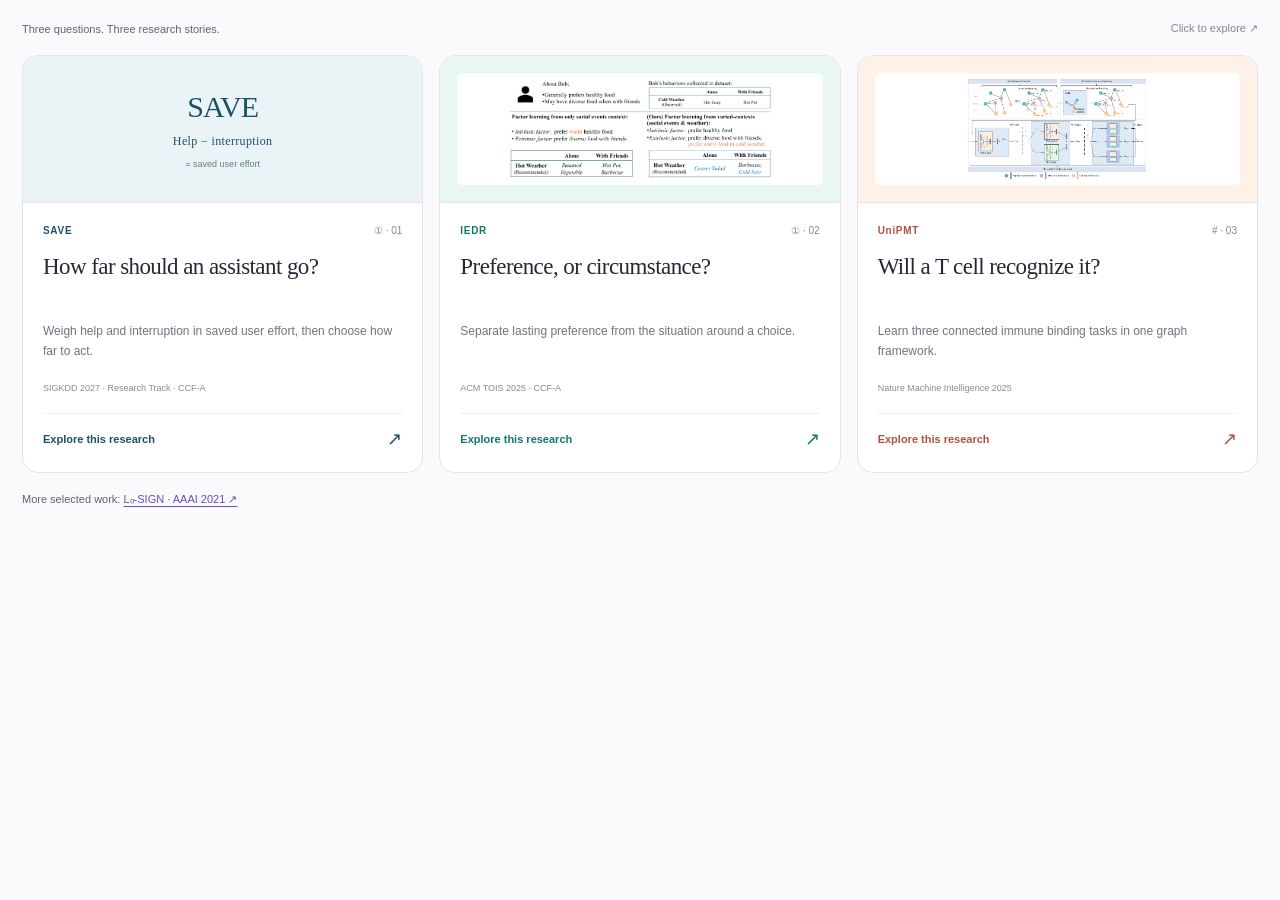
<file: demo.html>
<!doctype html><html lang="en"><head><meta charset="utf-8"><meta name="viewport" content="width=device-width,initial-scale=1"><title>Research Highlights — Yixin Su</title><style>
*{box-sizing:border-box}body{margin:0;padding:22px;background:#faf9fc;color:#29263a;font-family:-apple-system,BlinkMacSystemFont,'Segoe UI','PingFang SC',sans-serif}.intro{display:flex;justify-content:space-between;align-items:center;gap:16px;margin-bottom:20px;font-size:11px;color:#8b8398}.intro strong{font-weight:500;color:#676077}.gallery{display:grid;grid-template-columns:repeat(3,minmax(0,1fr));gap:16px}.work{display:flex;flex-direction:column;border:1px solid #e6e1ed;border-radius:16px;background:white;overflow:hidden;transition:transform .2s,box-shadow .2s;color:inherit;text-decoration:none}.work:hover{transform:translateY(-4px);box-shadow:0 12px 25px #30264910}.work:focus-visible{outline:3px solid var(--color);outline-offset:3px}.picture{height:147px;display:flex;align-items:center;padding:17px;background:var(--soft);border-bottom:1px solid #e6e1ed;position:relative}.picture img{width:100%;height:100%;object-fit:contain;background:white;border-radius:5px;padding:6px}.content{padding:22px 20px;display:flex;flex-direction:column;flex:1}.meta{display:flex;align-items:center;justify-content:space-between;gap:8px;font-size:10px;color:#8b8398}.name{color:var(--color);font-weight:700;letter-spacing:.07em}.content h2{font-family:Georgia,'Songti SC',serif;font-size:23px;font-weight:500;line-height:1.18;letter-spacing:-.025em;margin:17px 0 13px;min-height:55px}.content p{font-size:12px;color:#777081;line-height:1.7;margin:0 0 19px;min-height:42px}.venue{font-size:9px;color:#8c8597;line-height:1.5;margin-top:auto}.cta{display:flex;justify-content:space-between;align-items:center;margin-top:17px;padding-top:14px;border-top:1px solid #efecf3;font-size:11px;font-weight:600;color:var(--color)}.cta b{font-size:18px;font-weight:400}@media(max-width:639px){body{padding:16px}.intro{margin-bottom:14px;font-size:10px}.gallery{grid-template-columns:1fr;gap:12px}.work{flex-direction:row;min-height:169px}.picture{width:29%;flex-shrink:0;height:auto;border-bottom:0;border-right:1px solid #e6e1ed;padding:10px}.picture img{max-height:125px;padding:4px}.content{padding:15px;min-width:0}.content h2{font-size:20px;min-height:0;margin:9px 0}.content p{font-size:11px;margin-bottom:9px;min-height:0}.venue{font-size:9px}.cta{margin-top:9px;padding-top:8px;font-size:10px}.meta{font-size:9px}}@media(prefers-reduced-motion:reduce){.work{transition:none}.work:hover{transform:none}}
.save-picture{display:flex;flex-direction:column;align-items:center;justify-content:center;gap:10px;width:100%;font-family:Georgia,serif;color:var(--color);text-align:center}.save-picture strong{font-size:30px;font-weight:500;letter-spacing:-.03em}.save-picture span{font-size:12px;letter-spacing:.03em}.save-picture small{font:9px -apple-system,sans-serif;color:#607f88}.archive{margin:20px 0 0;font-size:11px;color:#676077}.archive a{color:#6550b5;text-underline-offset:3px}@media(max-width:639px){.save-picture strong{font-size:21px}.save-picture span{font-size:10px}.save-picture small{font-size:8px}}
</style><script src="research/language.js" defer></script><script src="research/content.js" defer></script><script src="research/gallery.js" defer></script></head><body><div id="gallery"></div></body></html>
</file>
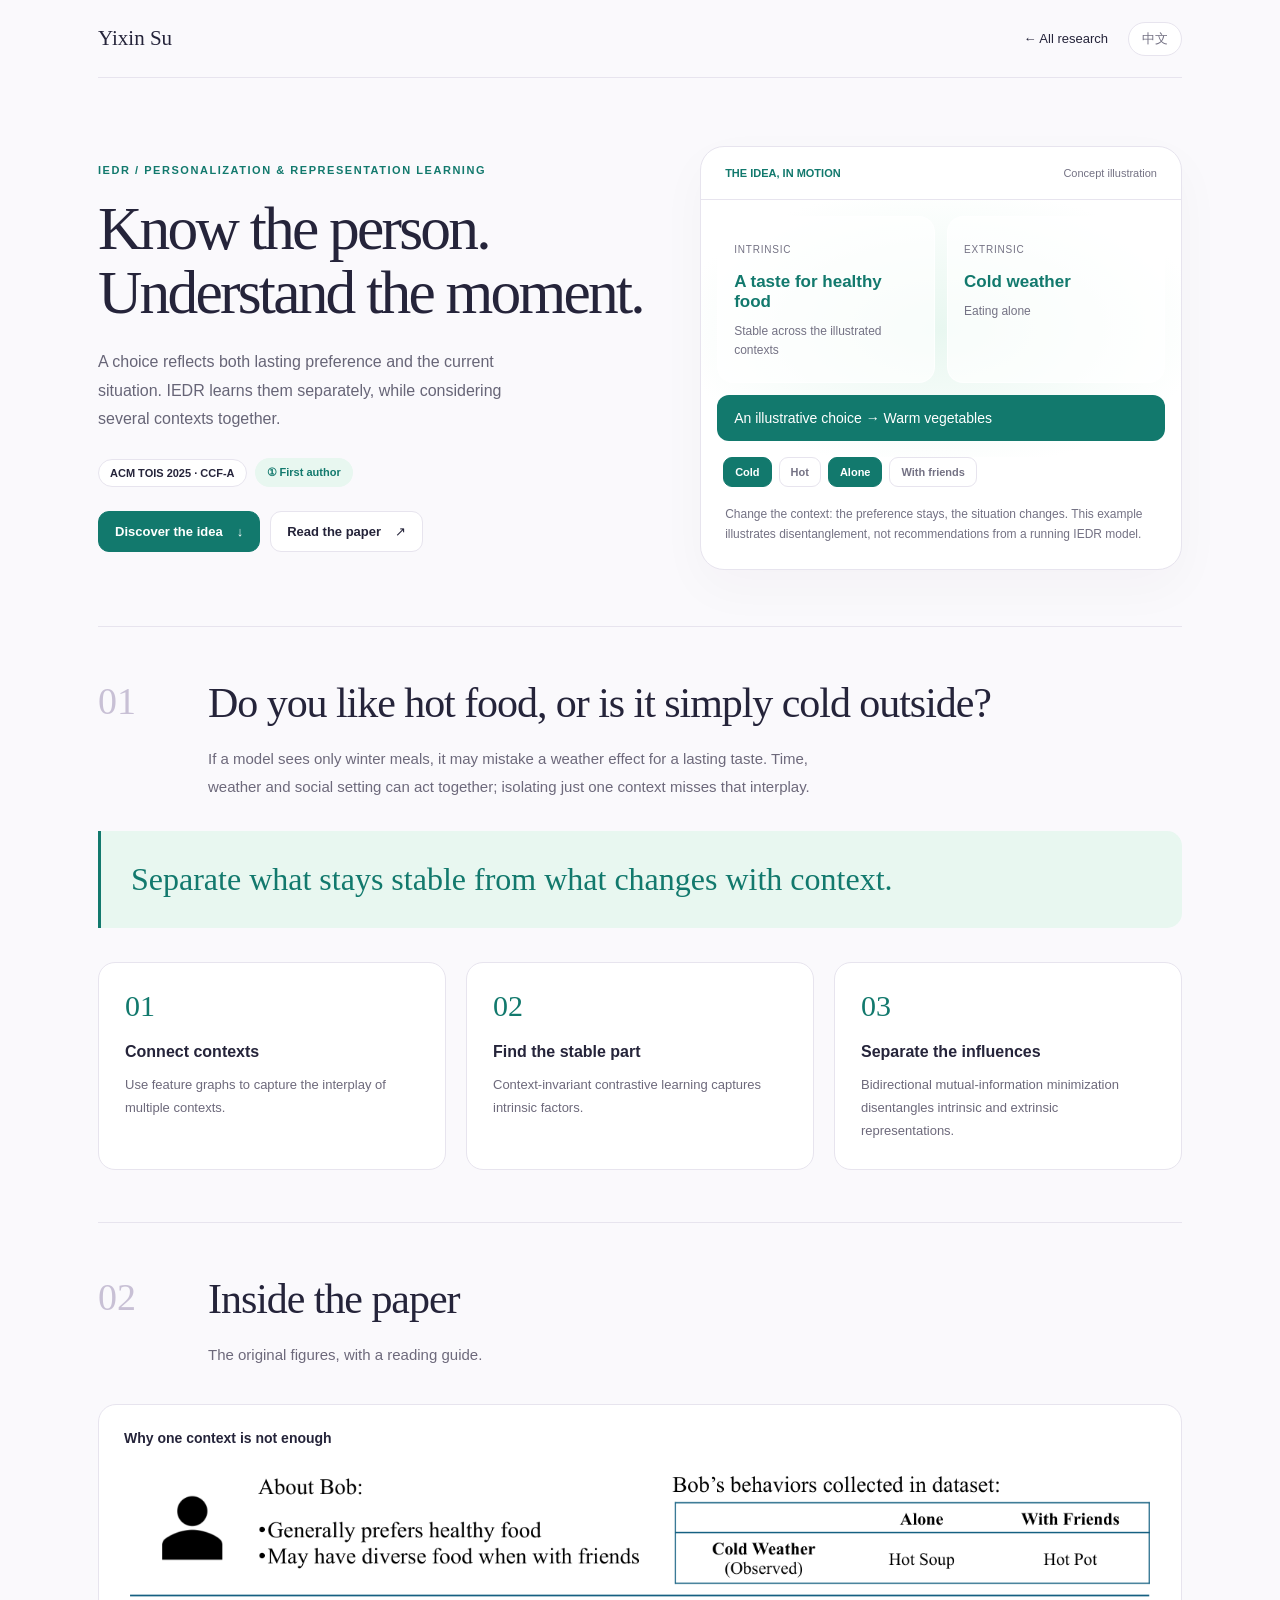
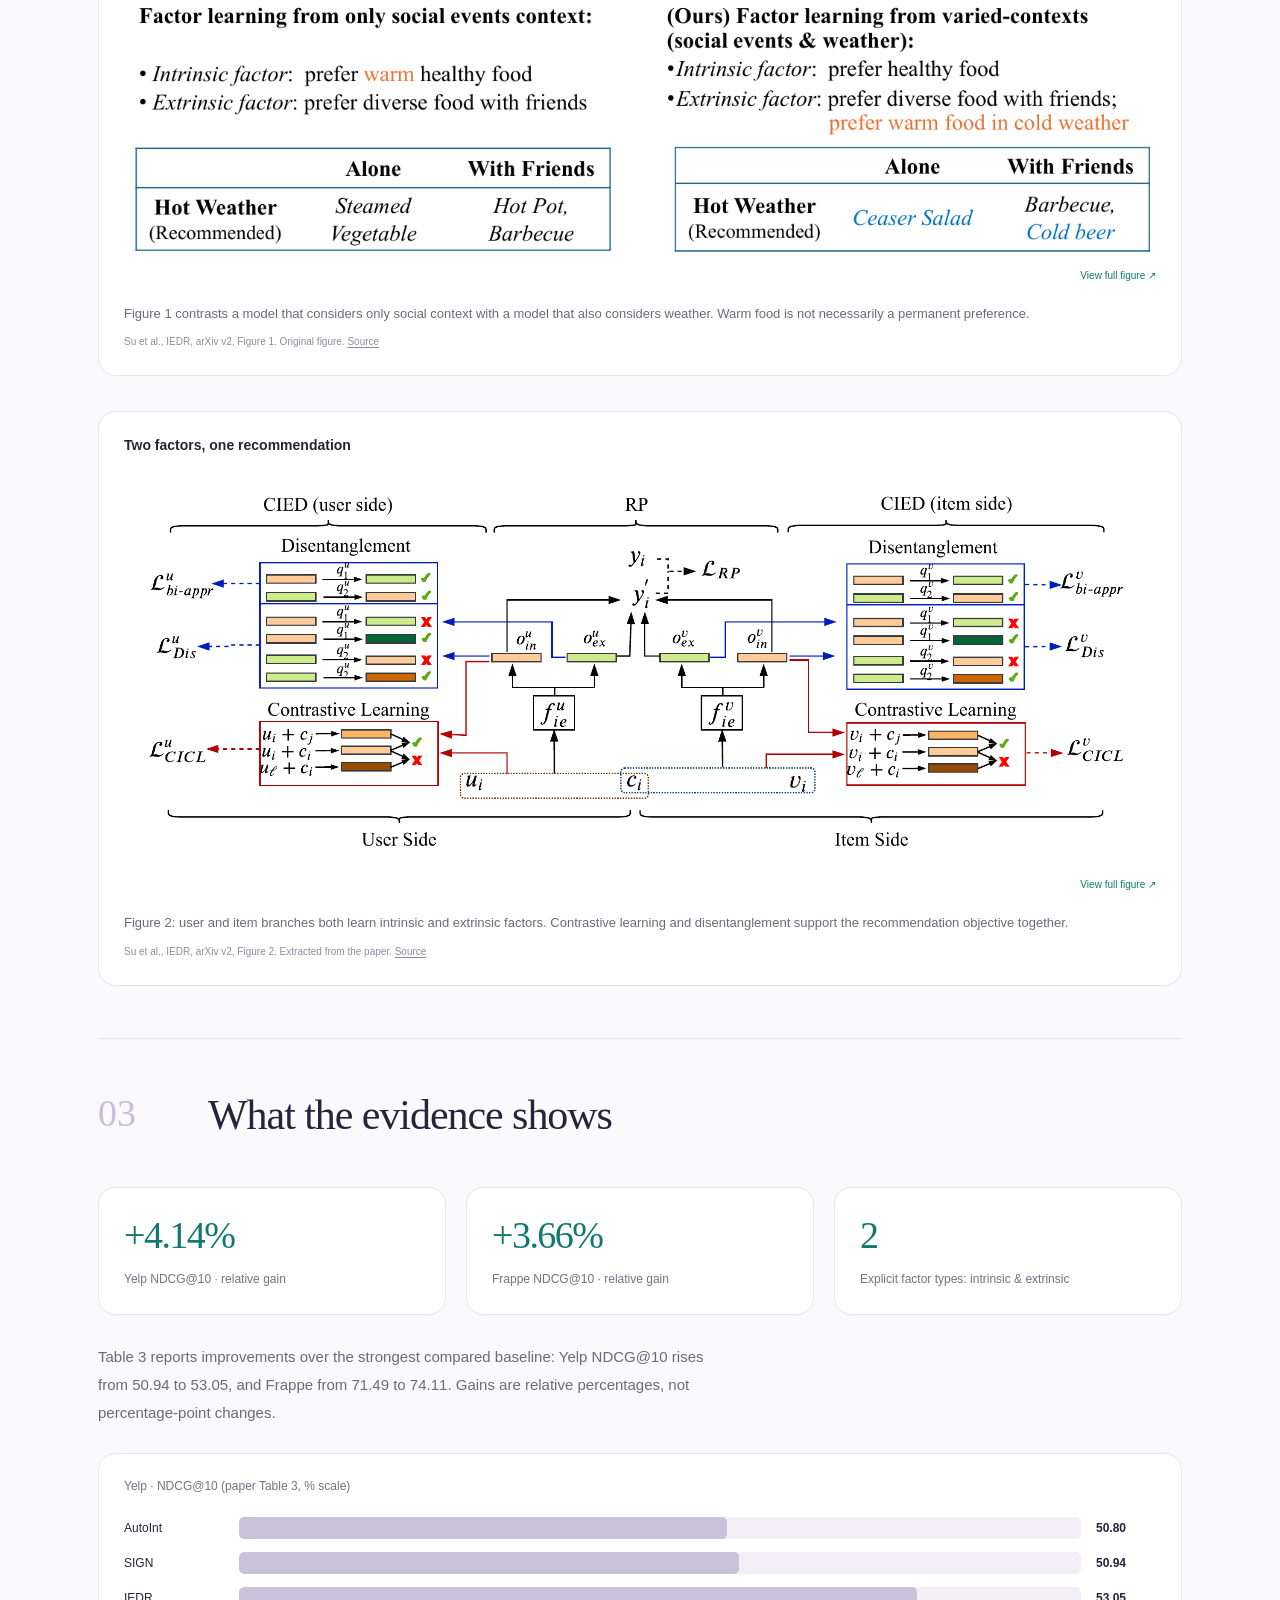
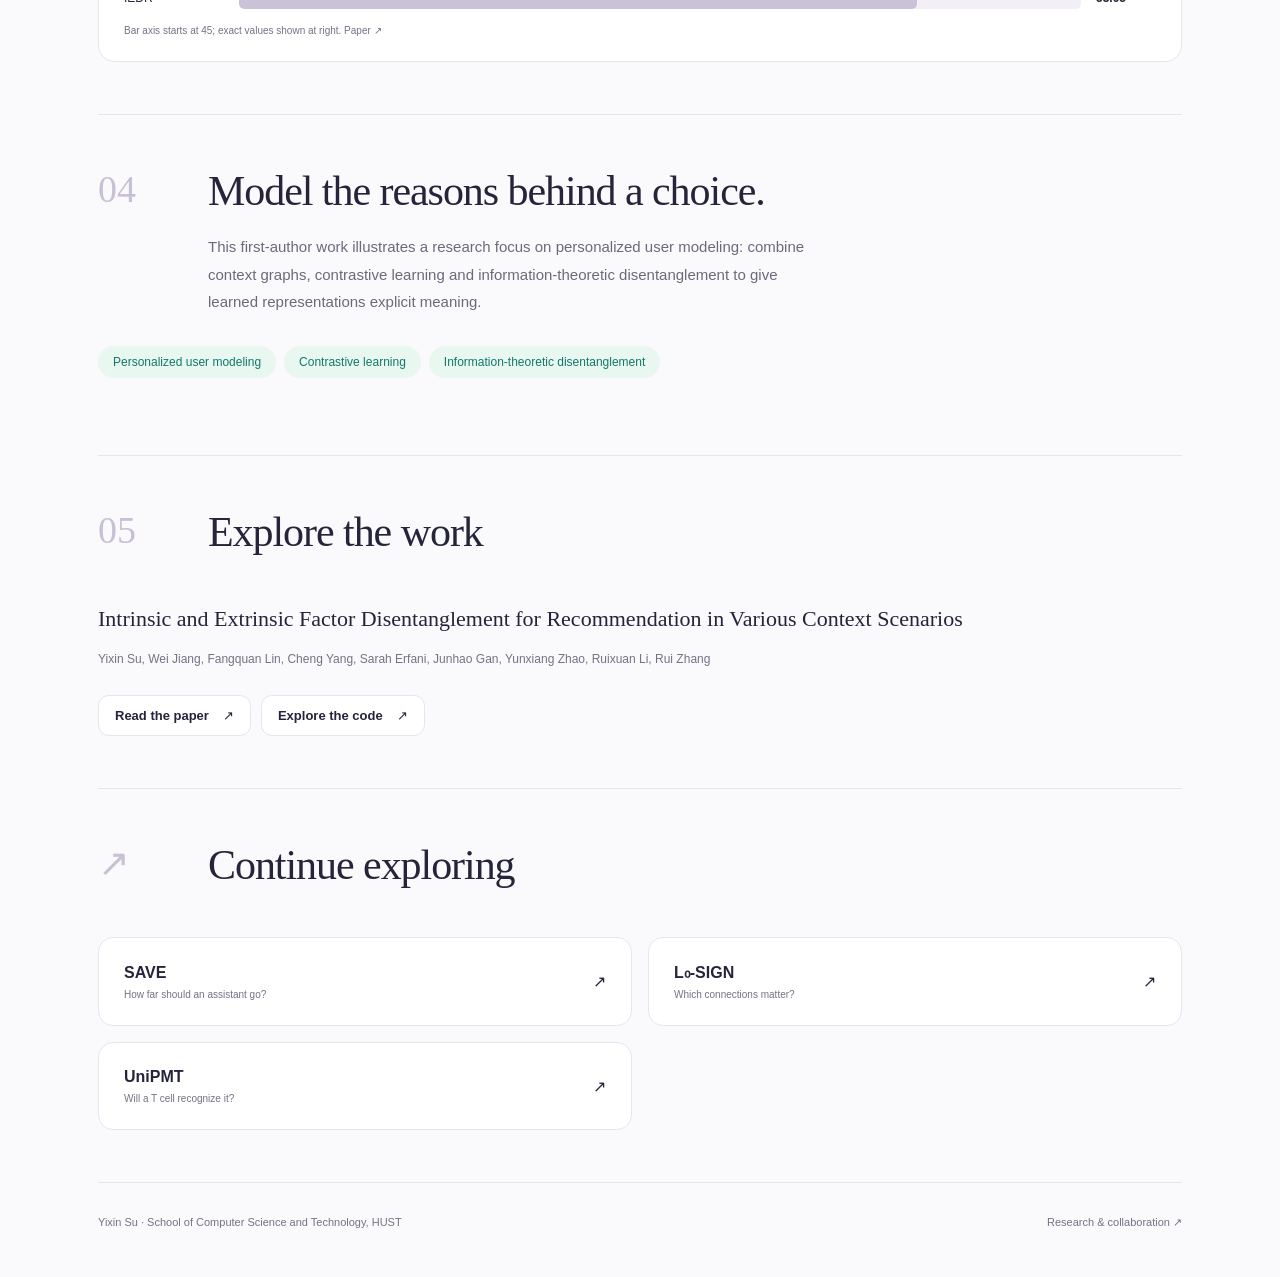
<file: research/iedr.html>
<!doctype html>
<html lang="en"><head><meta charset="utf-8"><meta name="viewport" content="width=device-width,initial-scale=1">
<title>IEDR — Personalization &amp; representation learning | Yixin Su</title><meta name="description" content="A choice reflects both lasting preference and the current situation. IEDR learns them separately, while considering several contexts together."><meta name="theme-color" content="#12796d">
<link rel="stylesheet" href="style.css"><script src="language.js" defer></script><script src="content.js" defer></script><script src="page.js" defer></script></head>
<body data-work="iedr"><main id="app"></main><noscript><h1>IEDR — Personalization &amp; representation learning | Yixin Su</h1><p>A choice reflects both lasting preference and the current situation. IEDR learns them separately, while considering several contexts together.</p><a href="https://arxiv.org/abs/2503.03524">Read the paper</a></noscript></body></html>
</file>
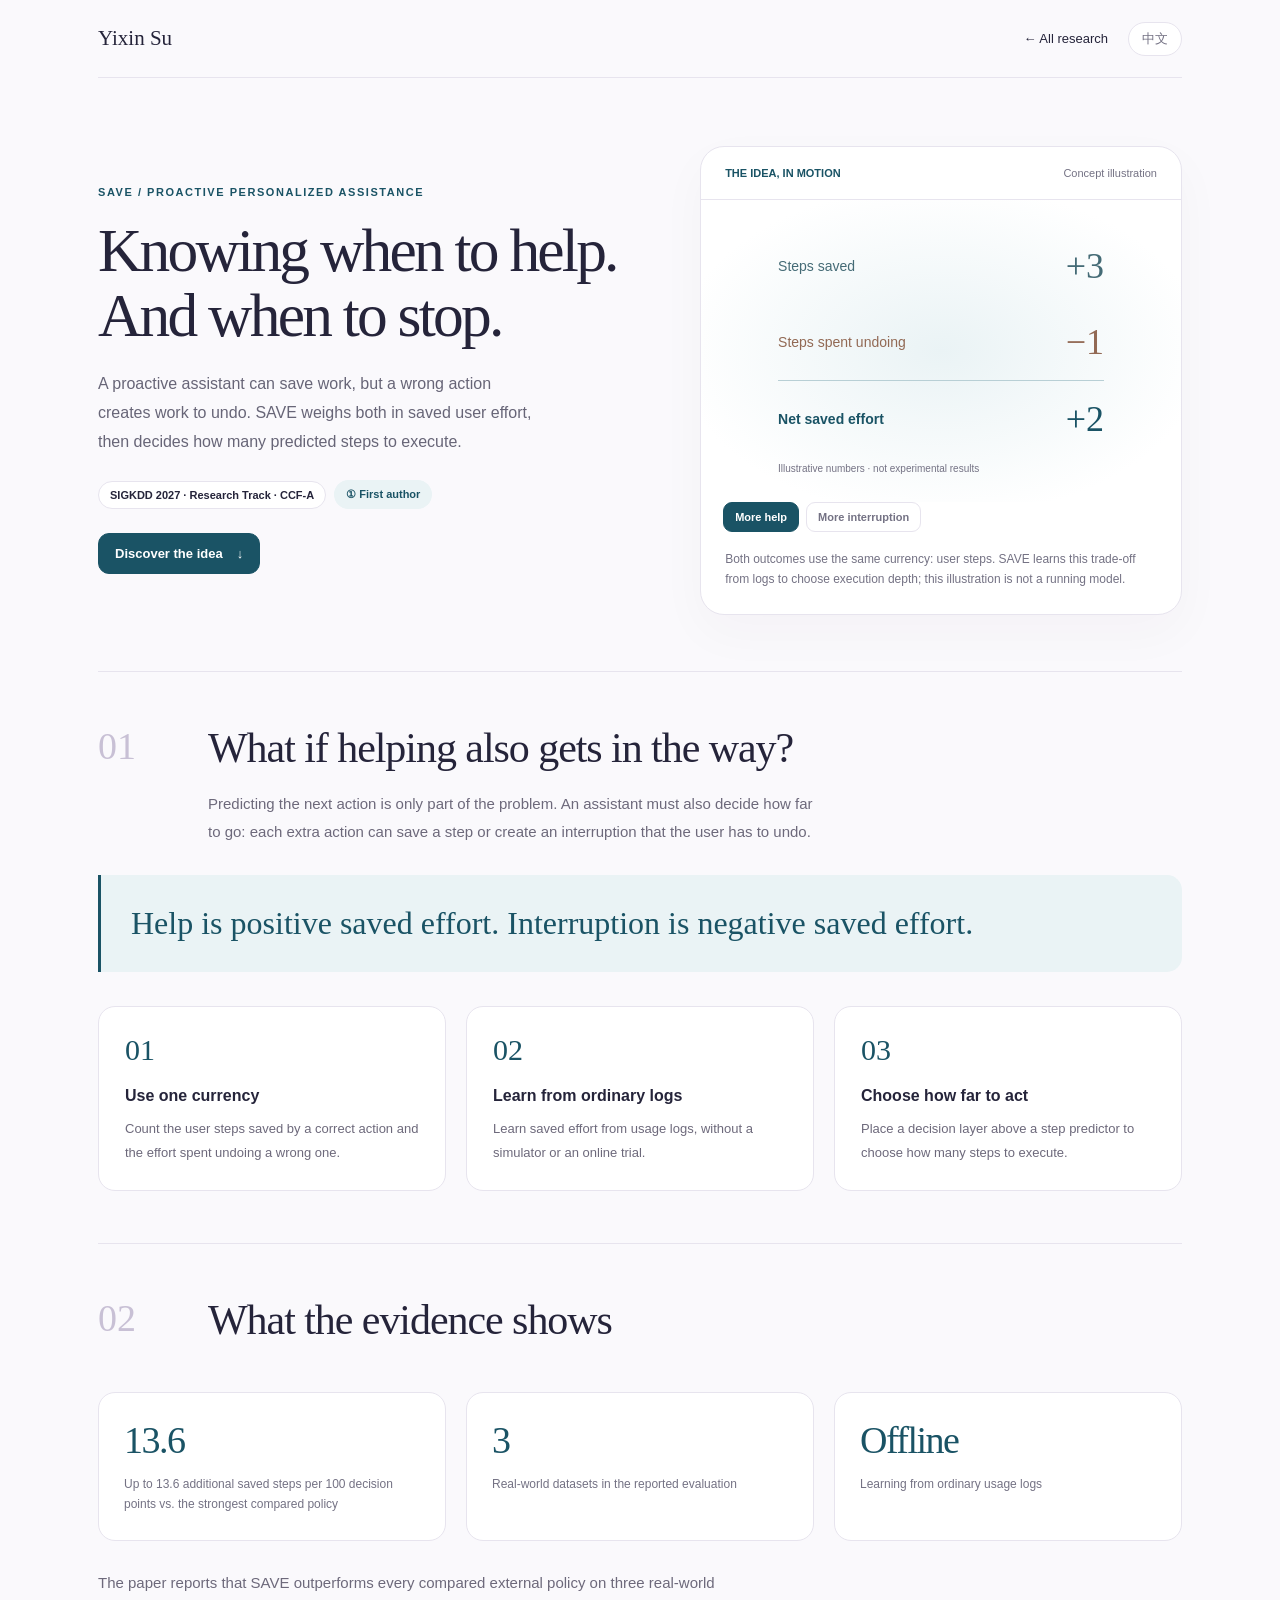
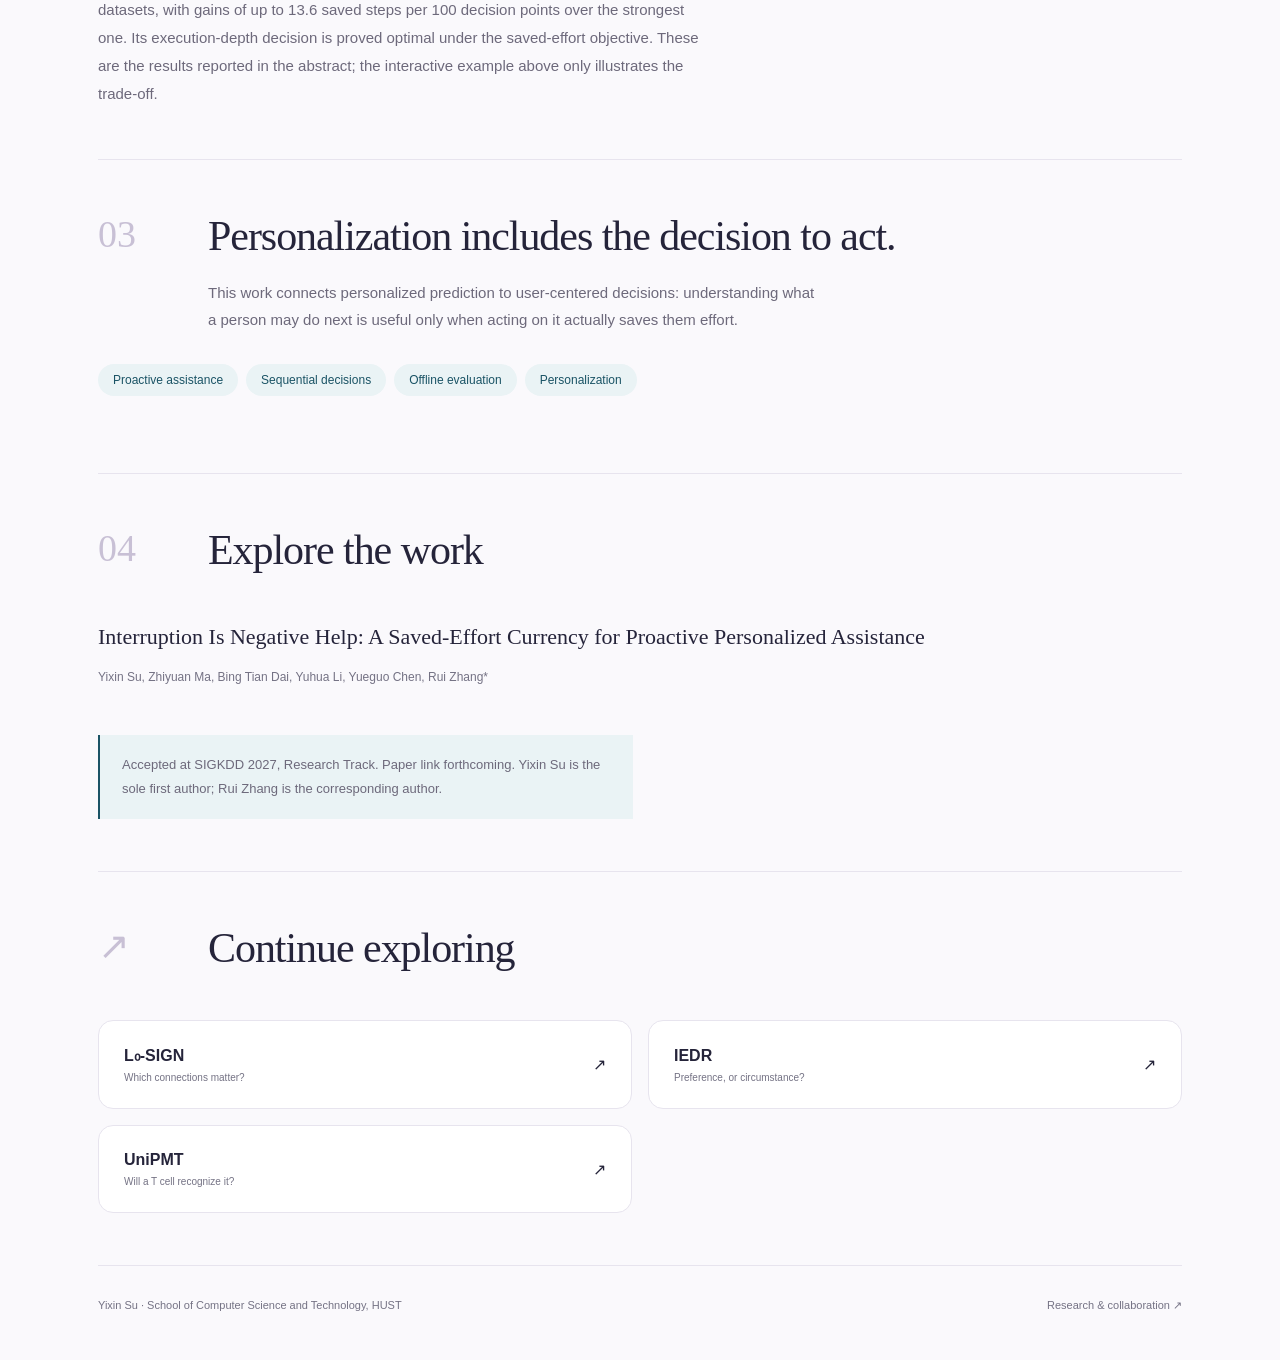
<file: research/save.html>
<!doctype html>
<html lang="en"><head><meta charset="utf-8"><meta name="viewport" content="width=device-width,initial-scale=1">
<title>SAVE — Proactive personalized assistance | Yixin Su</title><meta name="description" content="A proactive assistant can save work, but a wrong action creates work to undo. SAVE weighs both in saved user effort, then decides how many predicted steps to execute."><meta name="theme-color" content="#1a5365">
<link rel="stylesheet" href="style.css"><script src="language.js" defer></script><script src="content.js" defer></script><script src="page.js" defer></script></head>
<body data-work="save"><main id="app"></main><noscript><h1>SAVE — Proactive personalized assistance | Yixin Su</h1><p>A proactive assistant can save work, but a wrong action creates work to undo. SAVE weighs both in saved user effort, then decides how many predicted steps to execute.</p><p>Accepted at SIGKDD 2027, Research Track. Paper link forthcoming. Yixin Su is the sole first author; Rui Zhang is the corresponding author.</p></noscript></body></html>
</file>
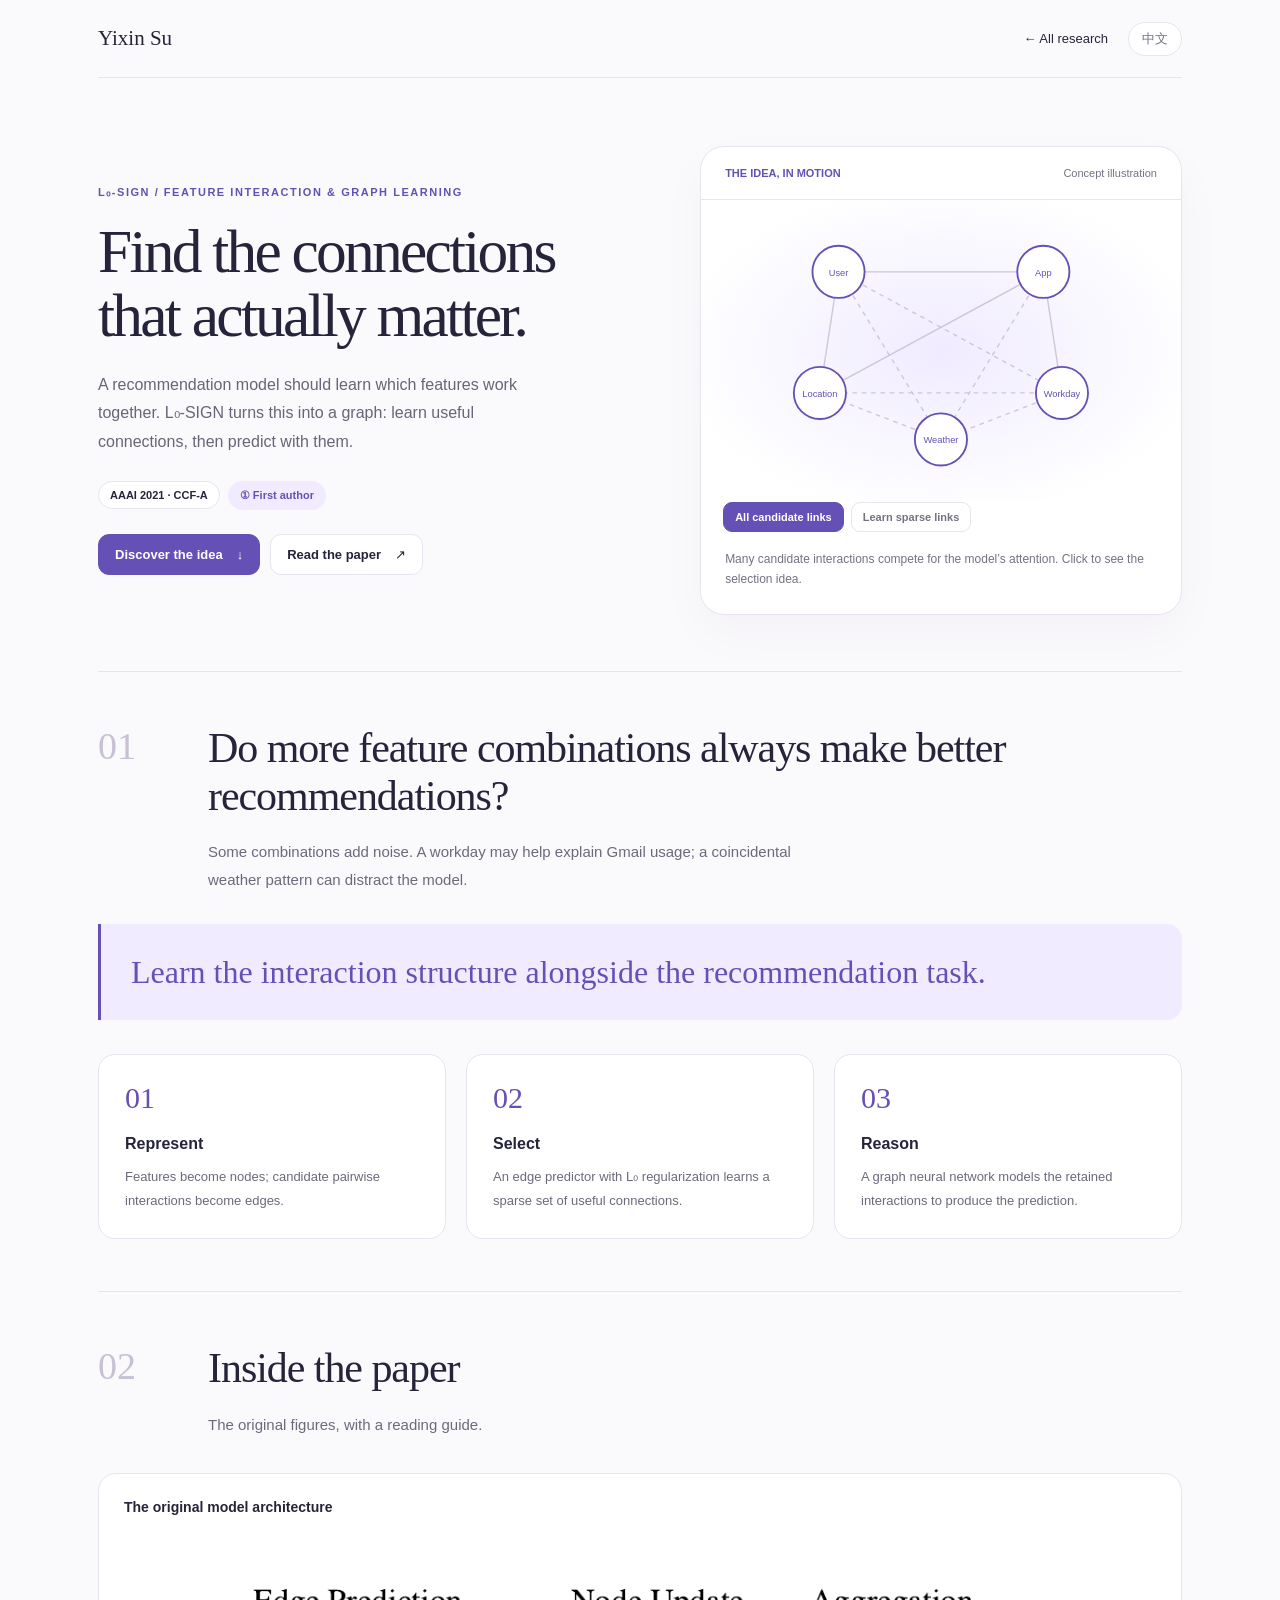
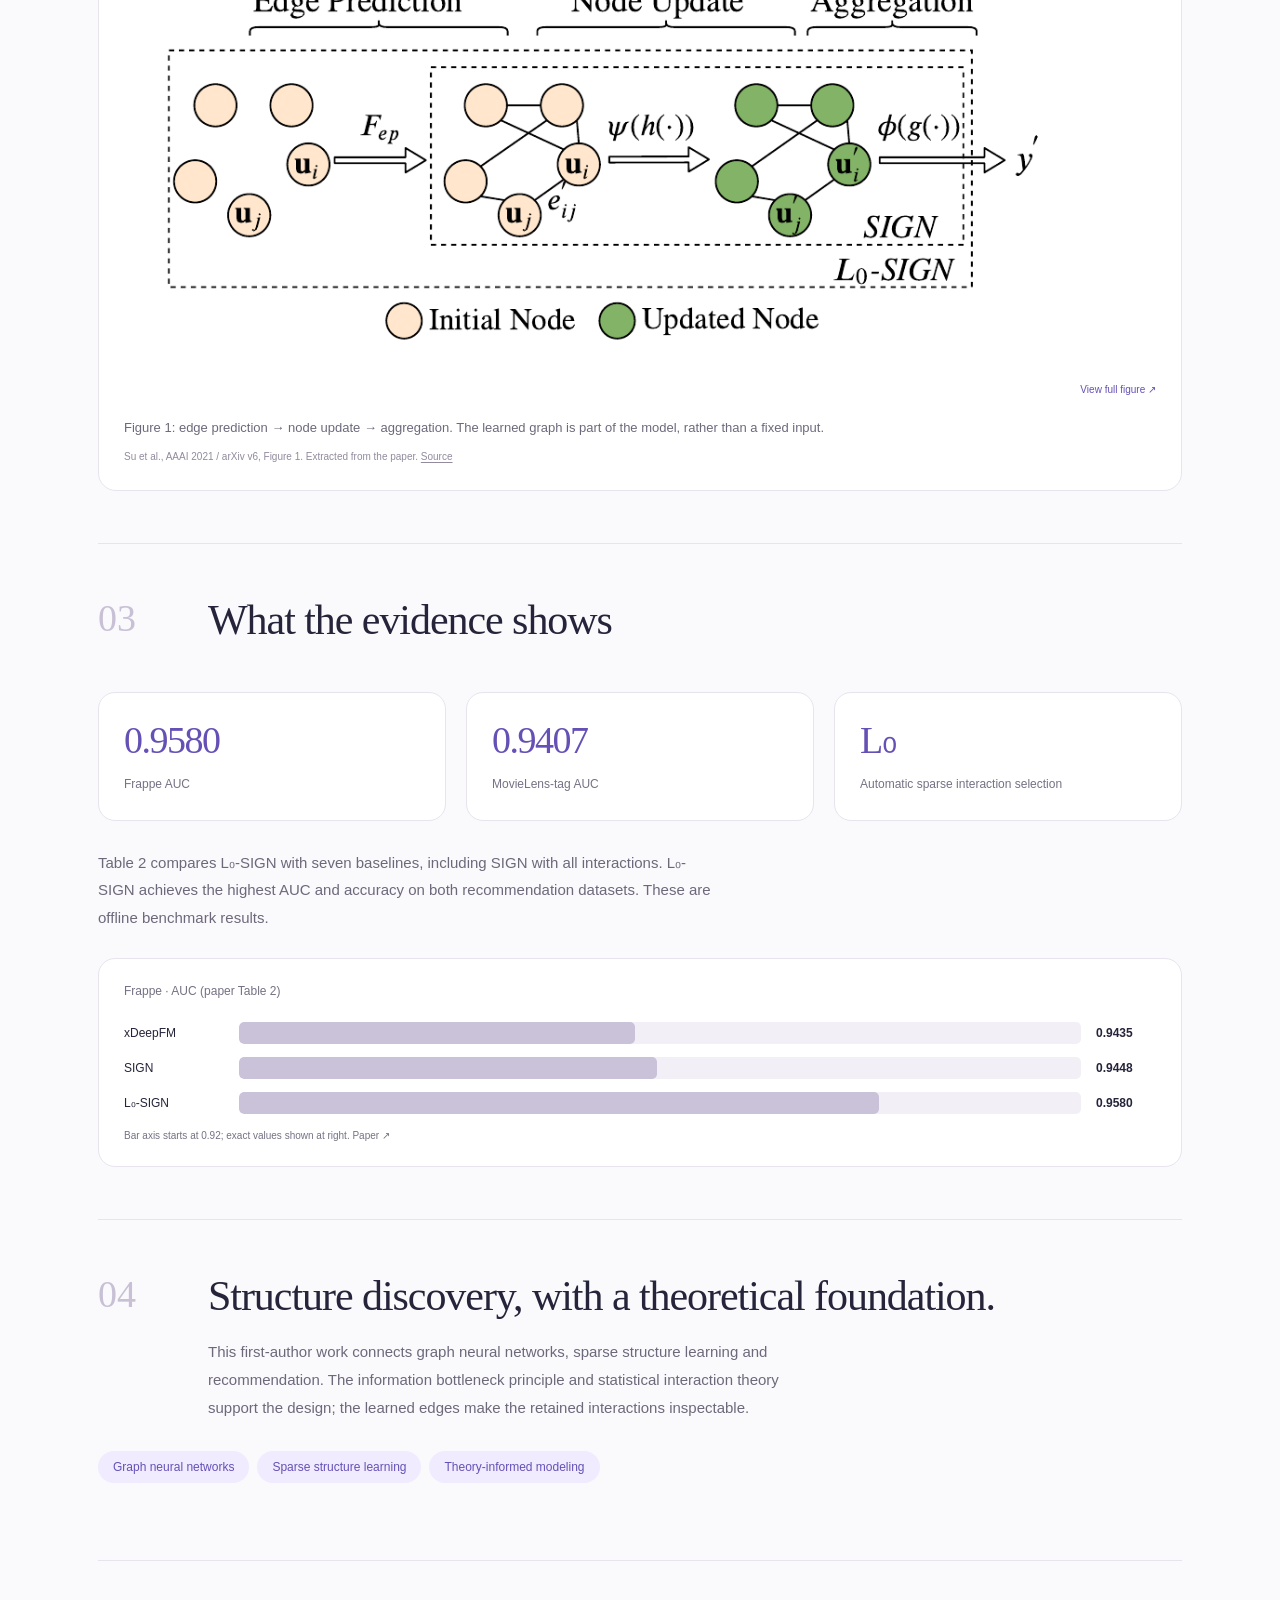
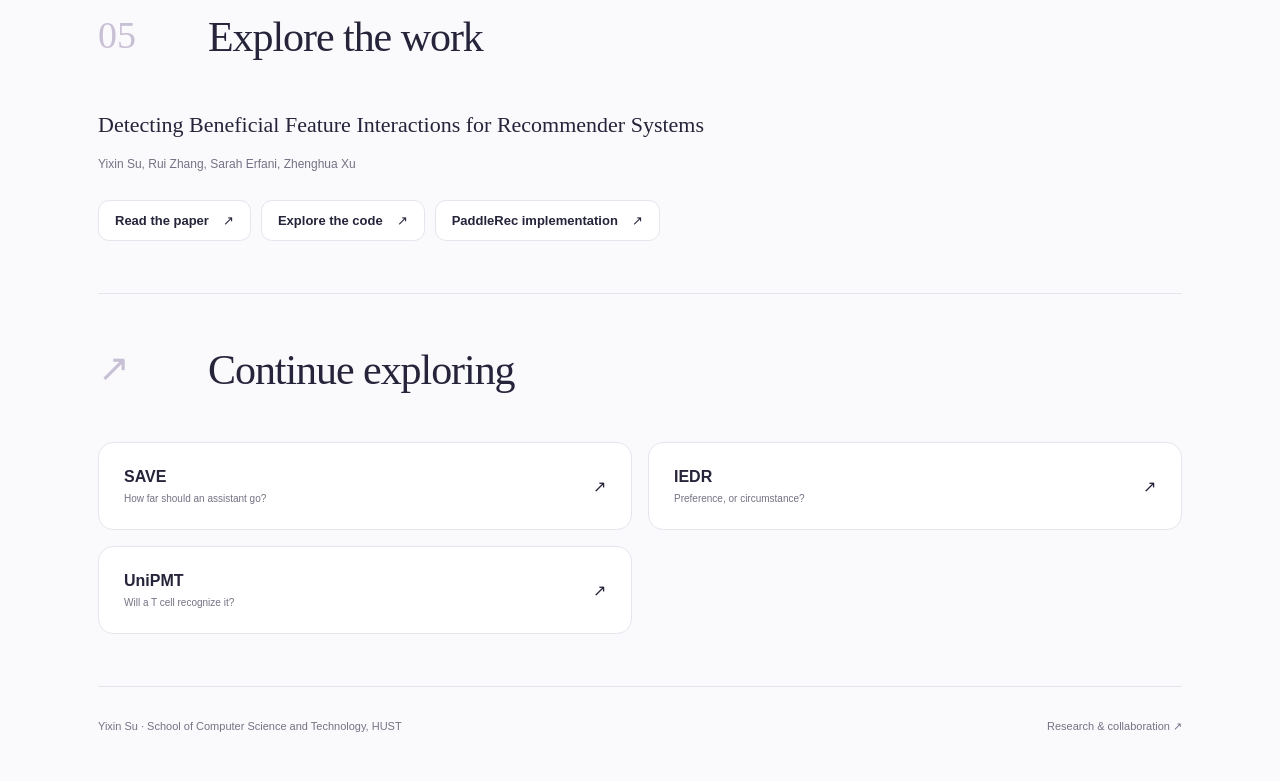
<file: research/sign.html>
<!doctype html>
<html lang="en"><head><meta charset="utf-8"><meta name="viewport" content="width=device-width,initial-scale=1">
<title>L₀-SIGN — Feature interaction &amp; graph learning | Yixin Su</title><meta name="description" content="A recommendation model should learn which features work together. L₀-SIGN turns this into a graph: learn useful connections, then predict with them."><meta name="theme-color" content="#6550b5">
<link rel="stylesheet" href="style.css"><script src="language.js" defer></script><script src="content.js" defer></script><script src="page.js" defer></script></head>
<body data-work="sign"><main id="app"></main><noscript><h1>L₀-SIGN — Feature interaction &amp; graph learning | Yixin Su</h1><p>A recommendation model should learn which features work together. L₀-SIGN turns this into a graph: learn useful connections, then predict with them.</p><a href="https://arxiv.org/abs/2008.00404">Read the paper</a></noscript></body></html>
</file>
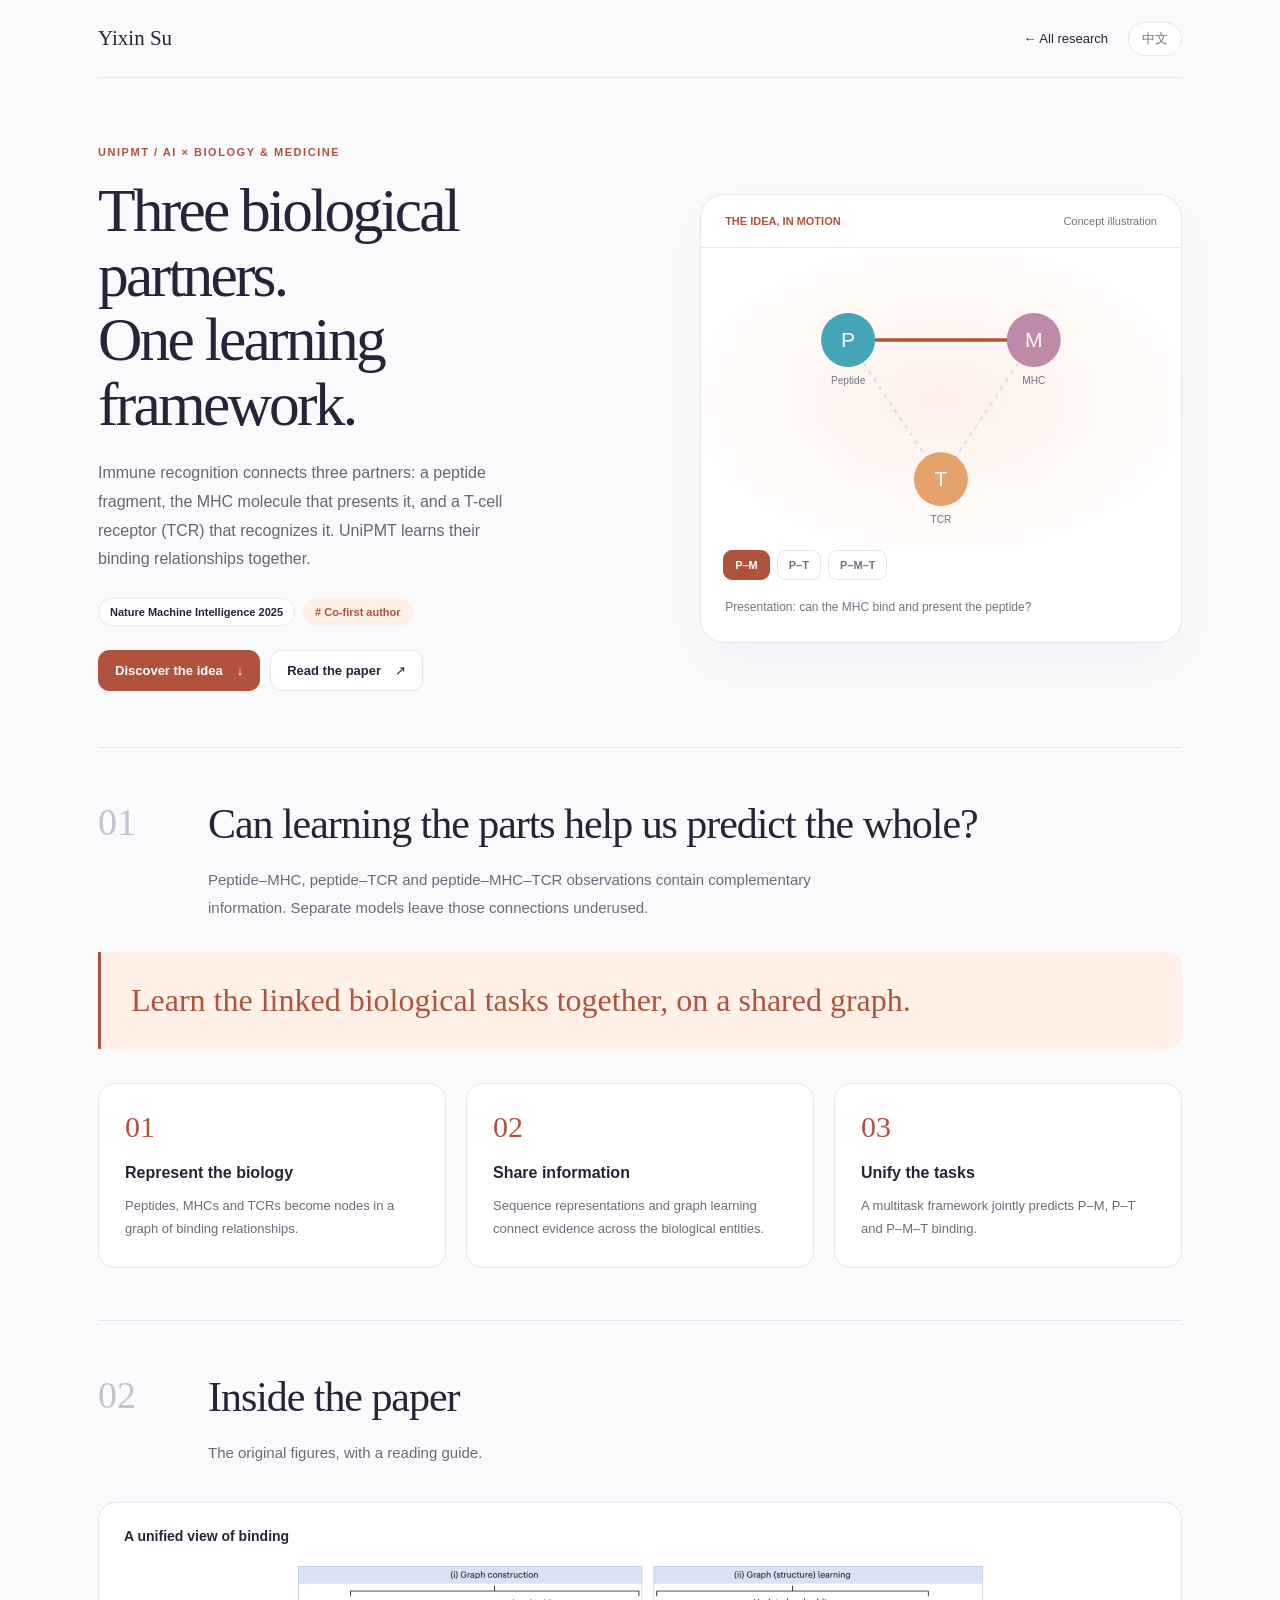
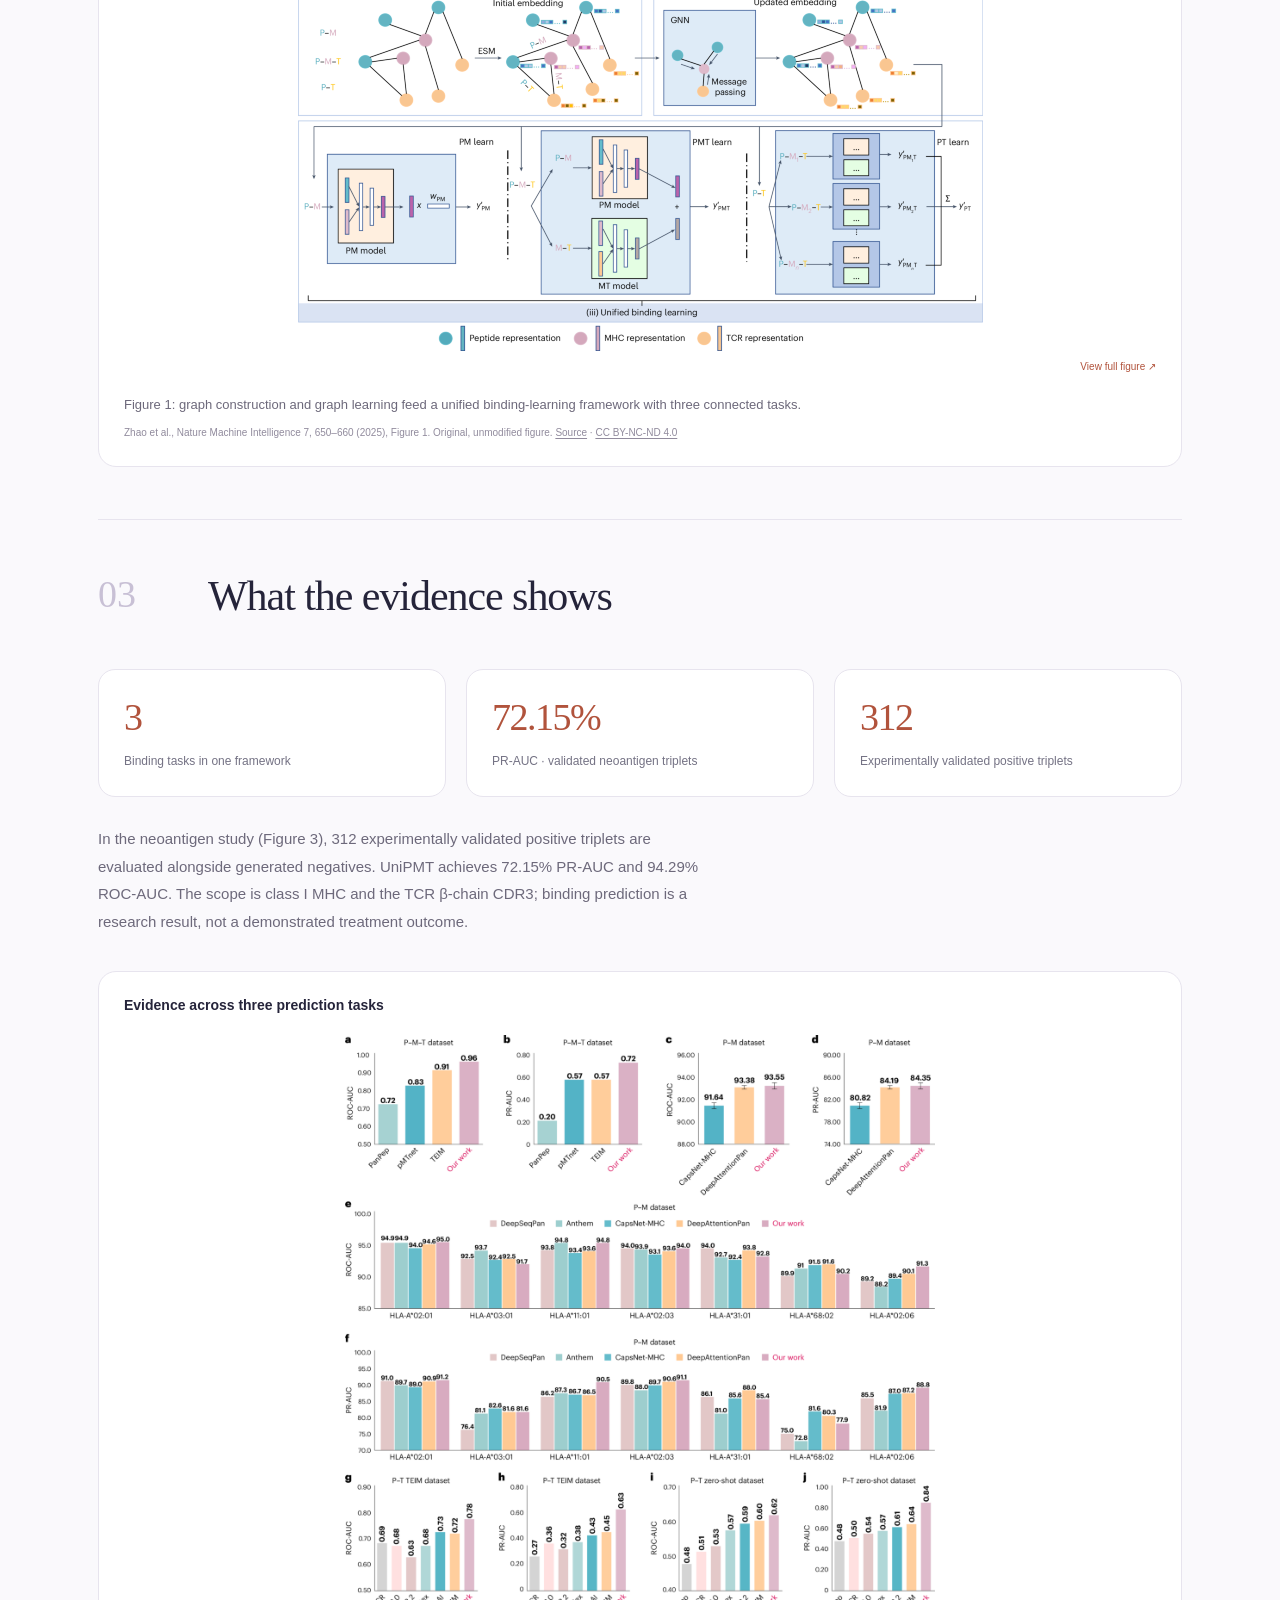
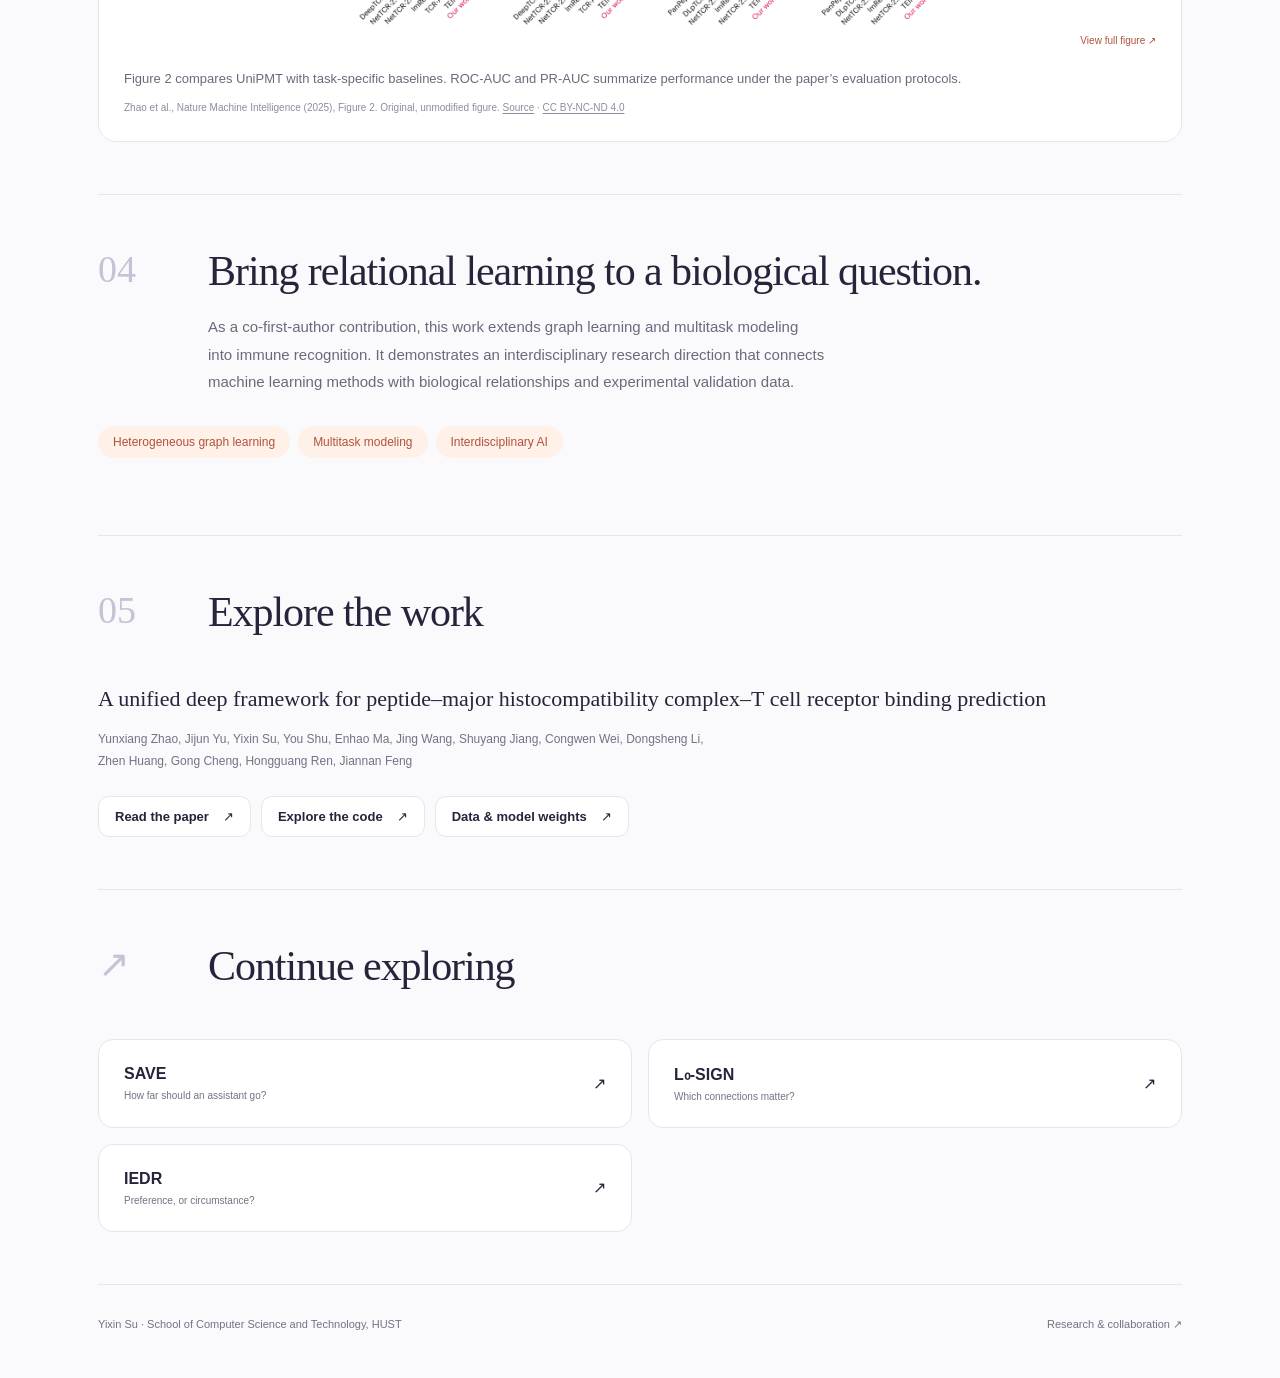
<file: research/unipmt.html>
<!doctype html>
<html lang="en"><head><meta charset="utf-8"><meta name="viewport" content="width=device-width,initial-scale=1">
<title>UniPMT — AI × biology &amp; medicine | Yixin Su</title><meta name="description" content="Immune recognition connects three partners: a peptide fragment, the MHC molecule that presents it, and a T-cell receptor (TCR) that recognizes it. UniPMT learns their binding relationships together."><meta name="theme-color" content="#b1533c">
<link rel="stylesheet" href="style.css"><script src="language.js" defer></script><script src="content.js" defer></script><script src="page.js" defer></script></head>
<body data-work="unipmt"><main id="app"></main><noscript><h1>UniPMT — AI × biology &amp; medicine | Yixin Su</h1><p>Immune recognition connects three partners: a peptide fragment, the MHC molecule that presents it, and a T-cell receptor (TCR) that recognizes it. UniPMT learns their binding relationships together.</p><a href="https://www.nature.com/articles/s42256-025-01002-0">Read the paper</a></noscript></body></html>
</file>
<file: research/style.css>
:root{--ink:#25243a;--muted:#747284;--line:#e7e4ee;--paper:#faf9fc;--accent:#6550b5;--soft:#f0ebff;--serif:Georgia,'Songti SC','Noto Serif SC',serif;--sans:-apple-system,BlinkMacSystemFont,'Segoe UI','PingFang SC',sans-serif}*{box-sizing:border-box}html{scroll-behavior:smooth}body{margin:0;background:var(--paper);color:var(--ink);font-family:var(--sans);-webkit-font-smoothing:antialiased}a{color:inherit;text-decoration:none}button{font:inherit;cursor:pointer}button,a{ -webkit-tap-highlight-color:transparent}button:focus-visible,a:focus-visible{outline:3px solid var(--accent);outline-offset:5px}::selection{background:var(--soft)}.shell{max-width:1180px;margin:auto;padding:0 48px}.nav{display:flex;justify-content:space-between;align-items:center;gap:20px;height:78px;border-bottom:1px solid var(--line)}.brand{font-family:var(--serif);font-size:21px}.nav-right{display:flex;align-items:center;gap:20px;font-size:13px}.lang{background:white;border:1px solid var(--line);border-radius:30px;padding:7px 13px;color:var(--muted)}.eyebrow{font-size:11px;font-weight:650;letter-spacing:.14em;text-transform:uppercase;color:var(--accent)}.hero{display:grid;grid-template-columns:1.15fr 1fr;align-items:center;gap:48px;padding:68px 0 56px}.hero h1{font-family:var(--serif);font-size:clamp(38px,4.8vw,64px);font-weight:500;line-height:1.05;letter-spacing:-.045em;white-space:pre-line;margin:20px 0 23px}.lede{color:#676577;line-height:1.8;font-size:16px;max-width:49ch}.meta{display:flex;flex-wrap:wrap;gap:8px;align-items:center;margin:24px 0}.pill{padding:7px 11px;font-size:11px;font-weight:600;border:1px solid var(--line);background:white;border-radius:30px}.pill.role{color:var(--accent);background:var(--soft);border-color:transparent}.buttons{display:flex;flex-wrap:wrap;gap:10px;margin-top:24px}.button{display:inline-flex;align-items:center;gap:14px;border:1px solid var(--line);border-radius:11px;background:white;padding:12px 16px;font-size:13px;font-weight:550;transition:transform .2s,box-shadow .2s}.button:hover{transform:translateY(-2px);box-shadow:0 5px 18px #3026490b}.button.primary{background:var(--accent);color:white;border-color:var(--accent)}.experiment{border:1px solid var(--line);background:white;border-radius:24px;overflow:hidden;box-shadow:0 18px 50px #30264908}.experiment-top{display:flex;justify-content:space-between;gap:10px;padding:20px 24px;font-size:11px;color:var(--muted);border-bottom:1px solid var(--line)}.experiment-top b{color:var(--accent);font-weight:650}.scene{background:radial-gradient(ellipse at 50% 50%,var(--soft),white 78%);min-height:255px;display:flex;align-items:center;justify-content:center;padding:16px}.scene svg{width:100%;max-height:270px;overflow:visible}.scene line,.scene path,.scene circle{transition:stroke .5s,opacity .5s,fill .5s}.scene text{font-family:var(--sans)}.controls{display:flex;flex-wrap:wrap;gap:7px;padding:0 22px 18px}.control{padding:8px 11px;font-size:11px;font-weight:600;border:1px solid var(--line);border-radius:9px;background:white;color:var(--muted)}.control.active{background:var(--accent);color:white;border-color:var(--accent)}.scene-caption{font-size:12px;color:var(--muted);line-height:1.65;margin:0;padding:0 24px 24px}.context-box{display:grid;grid-template-columns:1fr 1fr;gap:12px;width:100%}.factor{padding:22px 16px;border:1px solid #ffffffb0;border-radius:16px;background:#ffffffb0;min-height:142px}.factor small{font-size:10px;letter-spacing:.08em;text-transform:uppercase;color:var(--muted)}.factor strong{display:block;margin:15px 0 10px;font-size:17px;font-weight:600;color:var(--accent)}.factor p{font-size:12px;color:var(--muted);line-height:1.6;margin:0}.food-result{grid-column:1/-1;padding:15px 17px;background:var(--accent);color:white;border-radius:12px;font-size:14px}.section{padding:52px 0;border-top:1px solid var(--line)}.section-head{display:grid;grid-template-columns:90px 1fr;gap:20px;align-items:start;margin-bottom:30px}.section-number{font-family:var(--serif);font-size:38px;color:#c8c0d5;line-height:1.2}.section h2{font-family:var(--serif);font-size:clamp(28px,3.4vw,42px);font-weight:500;line-height:1.15;letter-spacing:-.025em;margin:0 0 18px}.section p{color:#6d697b;line-height:1.85;font-size:15px;margin:0;max-width:74ch}.takeaway{font-family:var(--serif);font-size:clamp(22px,3vw,32px);padding:26px 30px;border-left:3px solid var(--accent);background:var(--soft);border-radius:0 15px 15px 0;margin:30px 0;color:var(--accent);line-height:1.4}.steps{display:grid;grid-template-columns:repeat(3,1fr);gap:20px;margin-top:34px}.step{background:white;border:1px solid var(--line);border-radius:17px;padding:26px}.step-num{color:var(--accent);font-family:var(--serif);font-size:30px;margin-bottom:20px}.step h3{font-size:16px;margin:0 0 12px}.step p{font-size:13px;line-height:1.8}.figure{margin:35px 0 0;padding:25px;background:white;border:1px solid var(--line);border-radius:18px}.figure h3{font-size:14px;margin:0 0 22px}.image-button{display:block;padding:0;margin:0 auto;width:100%;border:0;background:white;cursor:zoom-in}.figure img{display:block;max-width:100%;width:auto;max-height:590px;height:auto;margin:auto;object-fit:contain}.figure figcaption{margin-top:22px;font-size:13px;line-height:1.75;color:#6d697b}.figure .credit{margin-top:8px;font-size:10px;color:#918b9d;line-height:1.7}.credit a{text-decoration:underline;text-underline-offset:2px}.enlarge{font-size:10px;color:var(--accent);margin-top:10px;text-align:right}.stats{display:grid;grid-template-columns:repeat(3,1fr);gap:20px;margin:28px 0}.stat{padding:25px;border:1px solid var(--line);background:white;border-radius:17px}.stat strong{display:block;font-size:38px;letter-spacing:-.04em;font-weight:500;font-family:var(--serif);color:var(--accent);margin-bottom:12px}.stat span{font-size:12px;line-height:1.6;color:var(--muted)}.chart{border:1px solid var(--line);background:white;padding:25px;border-radius:17px;margin-top:26px}.chart h3{font-size:12px;font-weight:500;margin:0 0 24px;color:var(--muted)}.bar-row{display:grid;grid-template-columns:100px 1fr 60px;gap:15px;align-items:center;margin:13px 0;font-size:12px}.bar-track{background:#f2f0f6;height:22px;border-radius:5px;overflow:hidden}.bar-fill{height:100%;background:#c9c2d9;border-radius:5px}.bar-row:last-of-type .bar-fill{background:var(--accent)}.chart-note{font-size:10px;color:var(--muted);margin-top:16px}.skills{display:flex;flex-wrap:wrap;gap:8px;margin:25px 0}.skills span{background:var(--soft);color:var(--accent);border-radius:30px;padding:9px 15px;font-size:12px}.paper-title{font-family:var(--serif);font-size:22px;line-height:1.35;margin:0 0 15px}.authors{font-size:12px;line-height:1.8;color:var(--muted);max-width:95ch}.other-works{display:grid;grid-template-columns:1fr 1fr;gap:16px;margin-top:25px}.other-work{padding:25px;border:1px solid var(--line);border-radius:15px;background:white;display:flex;justify-content:space-between;gap:15px;align-items:center;transition:transform .2s}.other-work:hover{transform:translateY(-2px)}.other-work small{display:block;font-size:10px;color:var(--muted);margin-top:7px}.footer{padding:30px 0 45px;font-size:11px;line-height:1.7;color:var(--muted);display:flex;justify-content:space-between;gap:20px;border-top:1px solid var(--line)}dialog{border:1px solid var(--line);border-radius:18px;padding:20px;max-width:95vw;width:1100px;max-height:90vh;background:white}dialog::backdrop{background:#211c38aa;backdrop-filter:blur(5px)}dialog img{width:100%;height:auto;display:block}dialog .close{float:right;border:1px solid var(--line);background:white;border-radius:8px;padding:8px 12px;margin-bottom:15px}body:has(dialog[open]){overflow:hidden}@media(max-width:850px){.shell{padding:0 28px}.hero{gap:30px;grid-template-columns:1fr;padding-top:46px}.hero-copy{max-width:650px}.experiment{max-width:660px;width:100%}.hero h1{font-size:49px}.section-head{grid-template-columns:60px 1fr}.steps{gap:12px}.step{padding:20px}.stats{gap:12px}.stat{padding:20px}.stat strong{font-size:32px}}@media(max-width:550px){.shell{padding:0 22px}.nav{height:66px}.nav-right{gap:12px}.nav-right a{font-size:11px}.brand{font-size:18px}.hero{padding:35px 0 40px;gap:27px}.hero h1{font-size:39px;letter-spacing:-.035em}.lede{font-size:14px}.section{padding:35px 0}.section-head{grid-template-columns:35px 1fr;gap:12px;margin-bottom:20px}.section-number{font-size:27px}.section h2{font-size:28px}.section p{font-size:14px}.steps{grid-template-columns:1fr}.step{display:grid;grid-template-columns:34px 1fr;gap:8px 15px}.step-num{grid-row:span 2;margin:0}.step h3{margin:4px 0}.stats{grid-template-columns:1fr;gap:10px}.stat{display:grid;grid-template-columns:95px 1fr;gap:15px;align-items:center}.stat strong{font-size:31px;margin:0}.figure{padding:16px}.takeaway{padding:20px;font-size:23px}.bar-row{grid-template-columns:75px 1fr 48px;gap:8px}.other-works{grid-template-columns:1fr}.footer{flex-direction:column;gap:8px}.context-box{gap:8px}.factor{padding:16px 12px}.factor strong{font-size:15px}.scene{padding:14px}.experiment-top{padding:16px 19px}.buttons .button{font-size:12px;padding:11px 13px}}@media(prefers-reduced-motion:reduce){html{scroll-behavior:auto}*,*::before,*::after{transition:none!important;animation:none!important}}

.save-ledger{width:100%;max-width:350px;padding:12px}.ledger-row,.ledger-total{display:flex;justify-content:space-between;align-items:center;gap:15px;padding:17px 0;font-size:14px;color:#456b76}.ledger-row strong,.ledger-total strong{font-family:var(--serif);font-size:36px;font-weight:500}.ledger-row.undo{color:#926954}.ledger-total{border-top:1px solid #b8cfd5;font-weight:600;color:var(--accent)}.save-ledger small{display:block;font-size:10px;color:var(--muted);margin-top:6px}.section .availability{margin-top:22px;font-size:13px;padding:18px 22px;border-left:2px solid var(--accent);background:var(--soft)}
</file>
